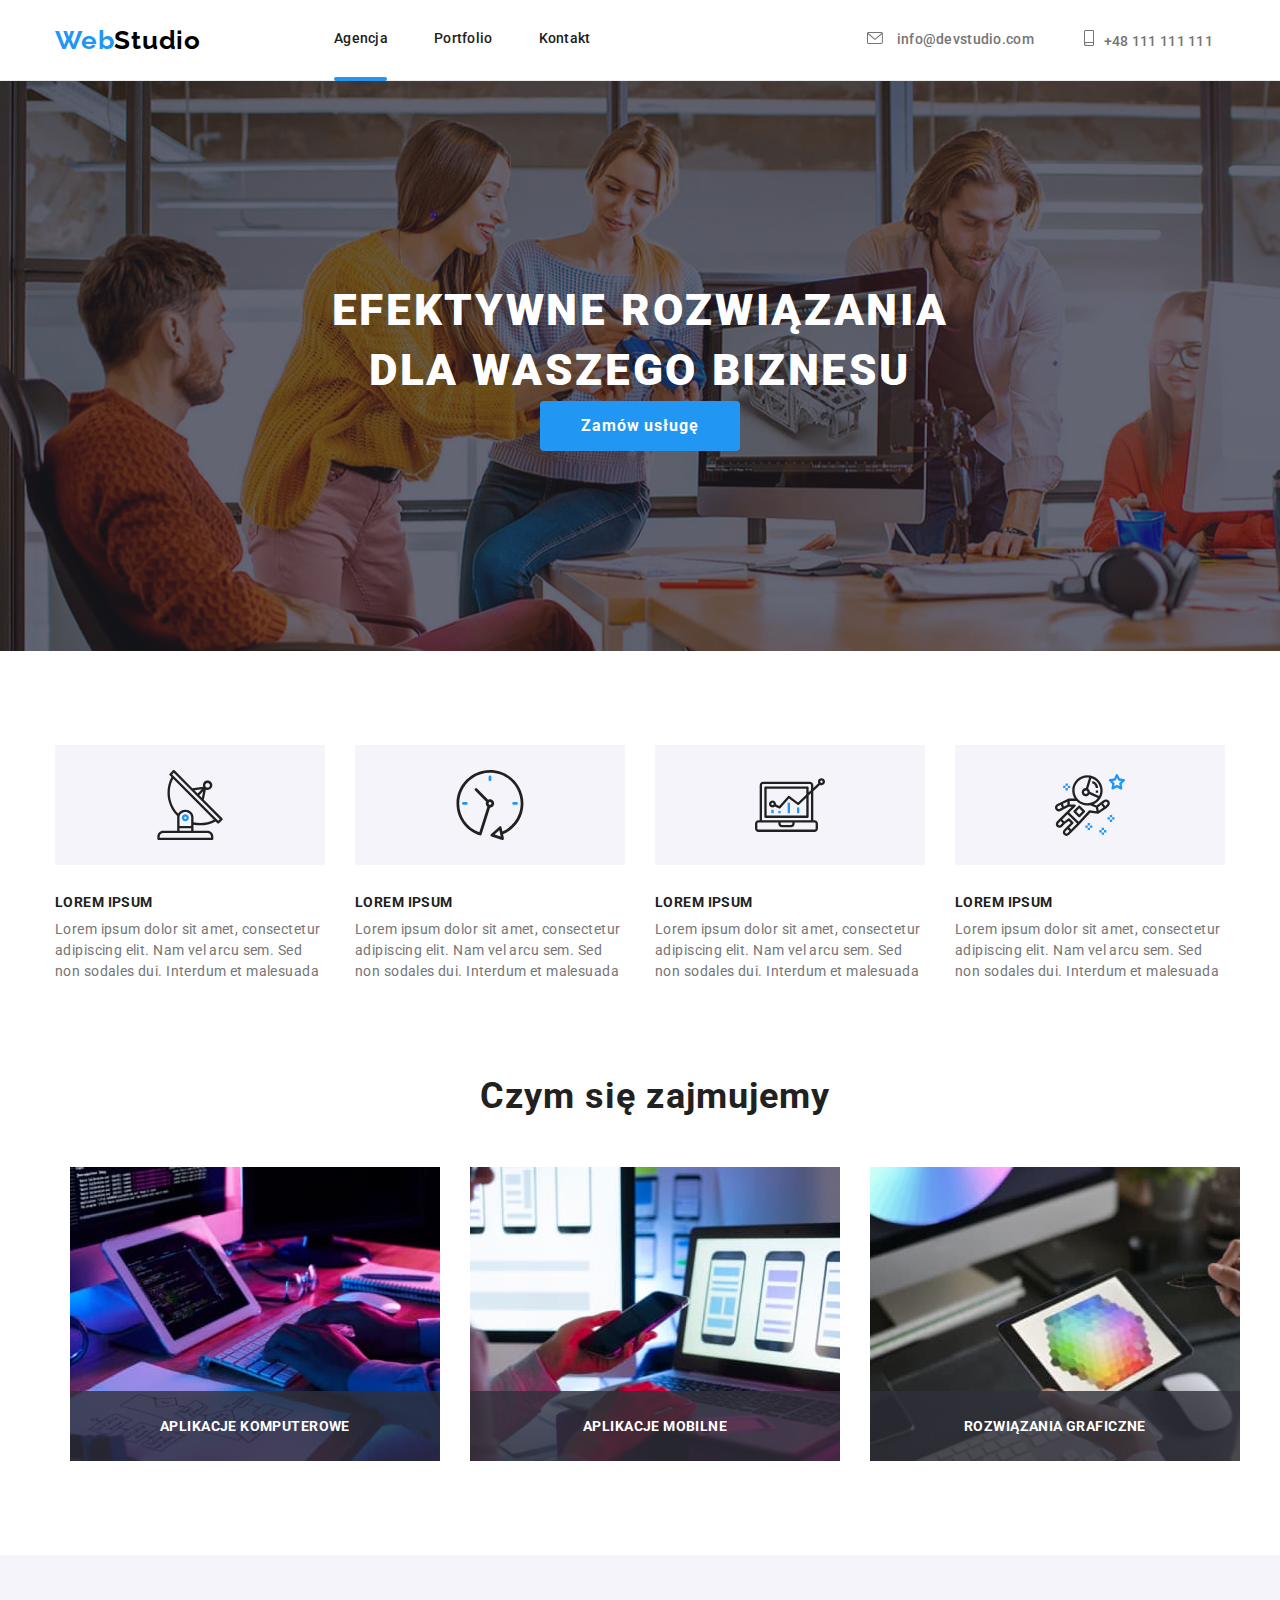
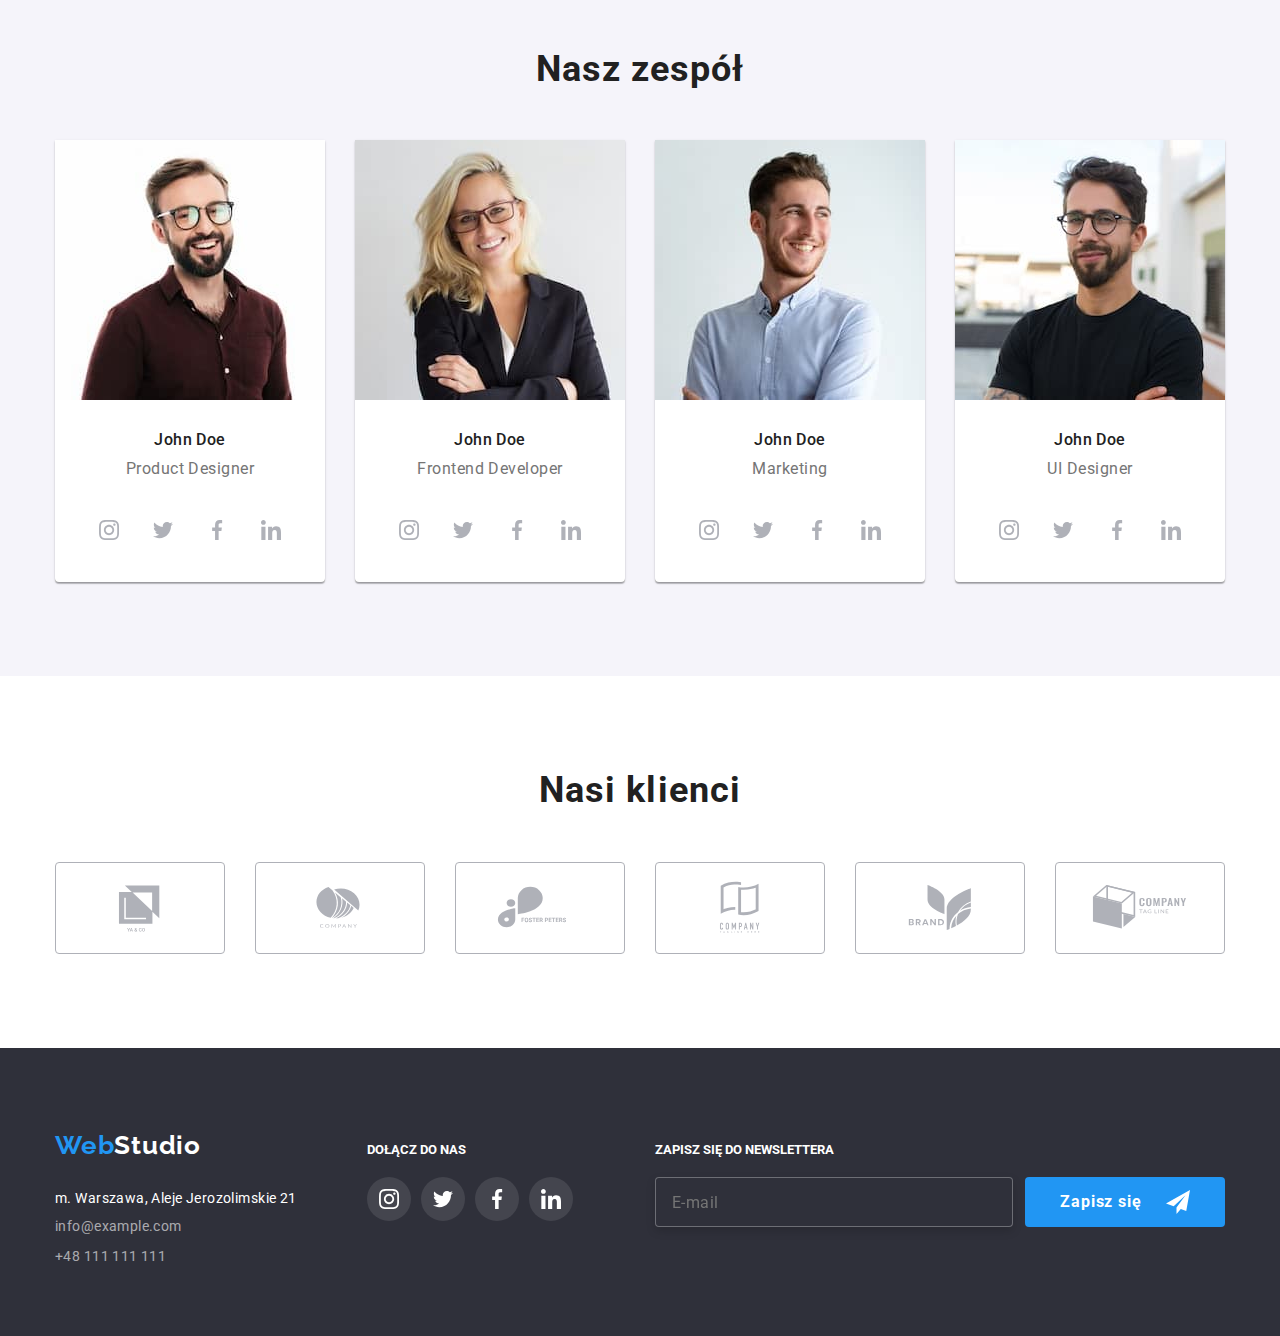
<file: index.html>
<!DOCTYPE html>
<html lang="pl">
  <head>
    <meta charset="UTF-8" />
    <meta http-equiv="X-UA-Compatible" content="IE=edge" />
    <meta name="viewport" content="width=device-width, initial-scale=1.0" />
    <meta name="description" content="Zadanie domowe 5 HTML/CSS moduł 2" />
    <title>Zadanie domowe #5</title>
    <link
      rel="stylesheet"
      href="https://cdnjs.cloudflare.com/ajax/libs/modern-normalize/1.1.0/modern-normalize.css"
      integrity="sha512-Y0MM+V6ymRKN2zStTqzQ227DWhhp4Mzdo6gnlRnuaNCbc+YN/ZH0sBCLTM4M0oSy9c9VKiCvd4Jk44aCLrNS5Q=="
      crossorigin="anonymous"
      referrerpolicy="no-referrer"
    />
    <link rel="stylesheet" href="css/styles.css" />
    <link rel="preconnect" href="https://fonts.googleapis.com" />
    <link rel="preconnect" href="https://fonts.gstatic.com" crossorigin />
    <link
      href="https://fonts.googleapis.com/css2?family=Raleway:wght@700&family=Roboto:wght@400;500;700;900&display=swap"
      rel="stylesheet"
    />
  </head>
  <body>
    <!-- Header -->

    <header>
      <div class="container header-container">
        <a class="logo-header" href="index.html">Web<span>Studio</span> </a>
        <nav>
          <ul class="menu">
            <li><a class="link-active" href="index.html">Agencja</a></li>
            <li>
              <a href="portfolio.html"> Portfolio</a>
            </li>
            <li><a href="">Kontakt</a></li>
          </ul>
        </nav>

        <ul class="contact-header">
          <li>
            <a class="contact-icon" href="mailto:info@devstudio.com"
              ><svg class="envelope" width="16" height="12">
                <use href="./images/icons.svg#icon-envelope"></use>
              </svg>
              info@devstudio.com</a
            >
          </li>
          <li>
            <a class="contact-icon" href="tel:+48111111111">
              <svg class="smartphone" width="10" height="16">
                <use href="./images/icons.svg#icon-smartphone"></use></svg
              >+48 111 111 111</a
            >
          </li>
        </ul>
      </div>
    </header>
    <div class="headline-line"></div>

    <!-- SECTIONS - main content -->

    <!-- Main headline & Button -->

    <main class="main">
      <section class="container main-headline">
        <h1 class="container main-title">
          Efektywne rozwiązania <br />dla waszego biznesu
        </h1>

        <button class="main-button" type="button" data-modal-open>
          <span class="main-button-title">Zamów usługę</span>
        </button>
      </section>

      <!-- Lorem -->

      <section>
        <ul class="section container list-lorem">
          <li>
            <div class="lorem-icon-box">
              <svg class="antenna" width="70" height="70">
                <use href="./images/icons.svg#icon-antenna-1"></use>
              </svg>
            </div>
            <h5 class="lorem-headline">LOREM IPSUM</h5>
            <p class="lorem-content">
              Lorem ipsum dolor sit amet, consectetur adipiscing elit. Nam vel
              arcu sem. Sed non sodales dui. Interdum et malesuada
            </p>
          </li>
          <li>
            <div class="lorem-icon-box">
              <svg class="clock" width="70" height="70">
                <use href="./images/icons.svg#icon-clock-1"></use>
              </svg>
            </div>
            <h5 class="lorem-headline">LOREM IPSUM</h5>
            <p class="lorem-content">
              Lorem ipsum dolor sit amet, consectetur adipiscing elit. Nam vel
              arcu sem. Sed non sodales dui. Interdum et malesuada
            </p>
          </li>
          <li>
            <div class="lorem-icon-box">
              <svg class="diagram" width="70" height="70">
                <use href="./images/icons.svg#icon-diagram-1"></use>
              </svg>
            </div>
            <h5 class="lorem-headline">LOREM IPSUM</h5>
            <p class="lorem-content">
              Lorem ipsum dolor sit amet, consectetur adipiscing elit. Nam vel
              arcu sem. Sed non sodales dui. Interdum et malesuada
            </p>
          </li>
          <li>
            <div class="lorem-icon-box">
              <svg class="astronaut" width="70" height="70">
                <use href="./images/icons.svg#icon-astronaut-1"></use>
              </svg>
            </div>
            <h5 class="lorem-headline">LOREM IPSUM</h5>
            <p class="lorem-content">
              Lorem ipsum dolor sit amet, consectetur adipiscing elit. Nam vel
              arcu sem. Sed non sodales dui. Interdum et malesuada
            </p>
          </li>
        </ul>
      </section>

      <!-- Secondary headline & work images -->

      <section class="section container">
        <h2 class="container secondary-headline">Czym się zajmujemy</h2>
        <ul class="container list-img">
          <li class="thumb">
            <img
              src="images/img-1.jpg"
              alt="praca na komputerze pisanie kodu"
              width="370"
              height="294"
            />
            <p class="label-1">aplikacje komputerowe</p>
          </li>
          <li class="thumb">
            <img
              src="images/img-2.jpg"
              alt="praca na komputerze UI"
              width="370"
              height="294"
            />
            <p class="label-2">aplikacje mobilne</p>
          </li>
          <li class="thumb">
            <img
              src="images/img-3.jpg"
              alt="praca na komputerze grafik"
              width="370"
              height="294"
            />
            <p class="label-3">rozwiązania graficzne</p>
          </li>
        </ul>
      </section>

      <!-- Secondary headline & Team images, members, job titles -->

      <section class="section team-container">
        <h2 class="secondary-headline">Nasz zespół</h2>
        <ul class="container list-team">
          <li class="team-item">
            <figure class="team-img">
              <img
                src="images/team-img-1.jpg"
                alt="John Doe product designer"
                width="270"
                height="260"
              />

              <h5 class="team-headline">John Doe</h5>
              <p class="job">Product Designer</p>

              <ul class="socials">
                <li>
                  <a
                    href="https://instagram.com"
                    target="_blank"
                    rel="noreferrer noopener"
                    class="team-social-link"
                  >
                    <svg class="instagram" width="20" height="20">
                      <use href="./images/icons.svg#icon-instagram-2"></use>
                    </svg>
                  </a>
                </li>
                <li>
                  <a
                    href="https://twitter.com"
                    target="_blank"
                    rel="noreferrer noopener"
                    class="team-social-link"
                  >
                    <svg class="twitter" width="20" height="20">
                      <use href="./images/icons.svg#icon-twitter-1"></use>
                    </svg>
                  </a>
                </li>
                <li>
                  <a
                    href="https://facebook.com"
                    target="_blank"
                    rel="noreferrer noopener"
                    class="team-social-link"
                  >
                    <svg class="facebook" width="20" height="20">
                      <use href="./images/icons.svg#icon-facebook-1"></use>
                    </svg>
                  </a>
                </li>
                <li>
                  <a
                    href="https://linkedin.com"
                    target="_blank"
                    rel="noreferrer noopener"
                    class="team-social-link"
                  >
                    <svg class="linkedin" width="20" height="20">
                      <use href="./images/icons.svg#icon-linkedin-1"></use>
                    </svg>
                  </a>
                </li>
              </ul>
            </figure>
          </li>
          <li class="team-item">
            <figure class="team-img">
              <img
                src="images/team-img-2.jpg"
                alt="John Doe frontend developer"
                width="270"
                height="260"
              />

              <h5 class="team-headline">John Doe</h5>
              <p class="job">Frontend Developer</p>

              <ul class="socials">
                <li>
                  <a
                    href="https://instagram.com"
                    target="_blank"
                    rel="noreferrer noopener"
                    class="team-social-link"
                  >
                    <svg class="instagram" width="20" height="20">
                      <use href="./images/icons.svg#icon-instagram-2"></use>
                    </svg>
                  </a>
                </li>
                <li>
                  <a
                    href="https://twitter.com"
                    target="_blank"
                    rel="noreferrer noopener"
                    class="team-social-link"
                  >
                    <svg class="twitter" width="20" height="20">
                      <use href="./images/icons.svg#icon-twitter-1"></use>
                    </svg>
                  </a>
                </li>
                <li>
                  <a
                    href="https://facebook.com"
                    target="_blank"
                    rel="noreferrer noopener"
                    class="team-social-link"
                  >
                    <svg class="facebook" width="20" height="20">
                      <use href="./images/icons.svg#icon-facebook-1"></use>
                    </svg>
                  </a>
                </li>
                <li>
                  <a
                    href="https://linkedin.com"
                    target="_blank"
                    rel="noreferrer noopener"
                    class="team-social-link"
                  >
                    <svg class="linkedin" width="20" height="20">
                      <use href="./images/icons.svg#icon-linkedin-1"></use>
                    </svg>
                  </a>
                </li>
              </ul>
            </figure>
          </li>
          <li class="team-item">
            <figure class="team-img">
              <img
                src="images/team-img-3.jpg"
                alt="John Doe marketing"
                width="270"
                height="260"
              />

              <h5 class="team-headline">John Doe</h5>
              <p class="job">Marketing</p>

              <ul class="socials">
                <li>
                  <a
                    href="https://instagram.com"
                    target="_blank"
                    rel="noreferrer noopener"
                    class="team-social-link"
                  >
                    <svg class="instagram" width="20" height="20">
                      <use href="./images/icons.svg#icon-instagram-2"></use>
                    </svg>
                  </a>
                </li>
                <li>
                  <a
                    href="https://twitter.com"
                    target="_blank"
                    rel="noreferrer noopener"
                    class="team-social-link"
                  >
                    <svg class="twitter" width="20" height="20">
                      <use href="./images/icons.svg#icon-twitter-1"></use>
                    </svg>
                  </a>
                </li>
                <li>
                  <a
                    href="https://facebook.com"
                    target="_blank"
                    rel="noreferrer noopener"
                    class="team-social-link"
                  >
                    <svg class="facebook" width="20" height="20">
                      <use href="./images/icons.svg#icon-facebook-1"></use>
                    </svg>
                  </a>
                </li>
                <li>
                  <a
                    href="https://linkedin.com"
                    target="_blank"
                    rel="noreferrer noopener"
                    class="team-social-link"
                  >
                    <svg class="linkedin" width="20" height="20">
                      <use href="./images/icons.svg#icon-linkedin-1"></use>
                    </svg>
                  </a>
                </li>
              </ul>
            </figure>
          </li>
          <li class="team-item">
            <figure class="team-img">
              <img
                src="images/team-img-4.jpg"
                alt="John Doe UI designer"
                width="270"
                height="260"
              />

              <h5 class="team-headline">John Doe</h5>
              <p class="job">UI Designer</p>

              <ul class="socials">
                <li>
                  <a
                    href="https://instagram.com"
                    target="_blank"
                    rel="noreferrer noopener"
                    class="team-social-link"
                  >
                    <svg class="instagram-2" width="20" height="20">
                      <use href="./images/icons.svg#icon-instagram-2"></use>
                    </svg>
                  </a>
                </li>
                <li>
                  <a
                    href="https://twitter.com"
                    target="_blank"
                    rel="noreferrer noopener"
                    class="team-social-link"
                  >
                    <svg class="twitter" width="20" height="20">
                      <use href="./images/icons.svg#icon-twitter-1"></use>
                    </svg>
                  </a>
                </li>
                <li>
                  <a
                    href="https://facebook.com"
                    target="_blank"
                    rel="noreferrer noopener"
                    class="team-social-link"
                  >
                    <svg class="facebook" width="20" height="20">
                      <use href="./images/icons.svg#icon-facebook-1"></use>
                    </svg>
                  </a>
                </li>
                <li>
                  <a
                    href="https://linkedin.com"
                    target="_blank"
                    rel="noreferrer noopener"
                    class="team-social-link"
                  >
                    <svg class="linkedin" width="20" height="20">
                      <use href="./images/icons.svg#icon-linkedin-1"></use>
                    </svg>
                  </a>
                </li>
              </ul>
            </figure>
          </li>
        </ul>
      </section>

      <section class="section">
        <h2 class="secondary-headline">Nasi klienci</h2>
        <ul class="container our-clients">
          <li>
            <a
              href="#"
              target="_blank"
              rel="noreferrer noopener"
              class="clients-link"
            >
              <svg class="Logo" width="106" height="60.04">
                <use href="./images/icons.svg#icon-Logo"></use>
              </svg>
            </a>
          </li>
          <li>
            <a
              href="#"
              target="_blank"
              rel="noreferrer noopener"
              class="clients-link"
            >
              <svg class="Logo-1" width="106" height="60.04">
                <use href="./images/icons.svg#icon-Logo-1"></use>
              </svg>
            </a>
          </li>
          <li>
            <a
              href="#"
              target="_blank"
              rel="noreferrer noopener"
              class="clients-link"
            >
              <svg class="Logo-2" width="106" height="60">
                <use href="./images/icons.svg#icon-Logo-2"></use>
              </svg>
            </a>
          </li>
          <li>
            <a
              href="#"
              target="_blank"
              rel="noreferrer noopener"
              class="clients-link"
            >
              <svg class="Logo-3" width="106" height="60">
                <use href="./images/icons.svg#icon-Logo-3"></use>
              </svg>
            </a>
          </li>
          <li>
            <a
              href="#"
              target="_blank"
              rel="noreferrer noopener"
              class="clients-link"
            >
              <svg class="Logo-4" width="106" height="60">
                <use href="./images/icons.svg#icon-Logo-4"></use>
              </svg>
            </a>
          </li>
          <li>
            <a
              href="#"
              target="_blank"
              rel="noreferrer noopener"
              class="clients-link"
            >
              <svg class="Logo-5" width="106" height="60">
                <use href="./images/icons.svg#icon-Logo-5"></use>
              </svg>
            </a>
          </li>
        </ul>
      </section>
    </main>

    <!-- FOOTER -->

    <footer class="footer">
      <div class="container footer-container">
        <div class="footer-address">
          <a class="logo-footer" href="index.html">Web<span>Studio</span></a>
          <address class="address">m. Warszawa, Aleje Jerozolimskie 21</address>
          <ul class="contact-list-footer">
            <li>
              <a class="contact-link-footer" href="mailto:info@example.com"
                >info@example.com</a
              >
            </li>
            <li>
              <a class="contact-link-footer" href="tel:+48111111111"
                >+48 111 111 111</a
              >
            </li>
          </ul>
        </div>
        <div class="footer-socials">
          <h5 class="socials-headline-footer">Dołącz do nas</h5>
          <ul class="footer-socials-list">
            <li>
              <a
                href="https://instagram.com"
                target="_blank"
                rel="noreferrer noopener"
                class="footer-social-link"
              >
                <svg class="instagram-2" width="20" height="20">
                  <use href="./images/icons.svg#icon-instagram-2"></use>
                </svg>
              </a>
            </li>
            <li>
              <a
                href="https://twitter.com"
                target="_blank"
                rel="noreferrer noopener"
                class="footer-social-link"
              >
                <svg class="twitter" width="20" height="20">
                  <use href="./images/icons.svg#icon-twitter-1"></use>
                </svg>
              </a>
            </li>
            <li>
              <a
                href="https://facebook.com"
                target="_blank"
                rel="noreferrer noopener"
                class="footer-social-link"
              >
                <svg class="facebook" width="20" height="20">
                  <use href="./images/icons.svg#icon-facebook-1"></use>
                </svg>
              </a>
            </li>
            <li>
              <a
                href="https://linkedin.com"
                target="_blank"
                rel="noreferrer noopener"
                class="footer-social-link"
              >
                <svg class="linkedin" width="20" height="20">
                  <use href="./images/icons.svg#icon-linkedin-1"></use>
                </svg>
              </a>
            </li>
          </ul>
        </div>
        <div class="newsletter">
          <h5 class="socials-headline-footer">Zapisz się do newslettera</h5>
          <form class="newsletter-form">
            <label for="user_mail"></label>
            <input
              class="input-mail"
              type="email"
              name="email"
              id="user_mail"
              placeholder="E-mail"
            />
            <button class="newsletter-button" type="submit">
              <span class="newsletter-button-text">Zapisz się</span>
              <svg class="icon-send" width="24" height="24">
                <use href="./images/icons.svg#icon-icon-send"></use>
              </svg>
            </button>
          </form>
        </div>
      </div>
    </footer>

    <div class="backdrop is-hidden" data-modal>
      <div class="modal">
        <h3 class="modal-form-headline">
          Zostaw swoje dane w formularzu poniżej
        </h3>
        <form class="modal-form">
          <label class="form-label" for="user_name"
            >Imię
            <input
              class="modal-form-input"
              type="text"
              name="name"
              id="user_name"
            />
            <svg class="icon-form" width="18" height="18">
              <use href="./images/icons.svg#icon-person-black-18dp-1"></use>
            </svg>
          </label>

          <label class="form-label" for="user_phone"
            >Telefon
            <input
              class="modal-form-input"
              type="number"
              name="phone"
              id="user_phone"
            />
            <svg class="icon-form" width="18" height="18">
              <use href="./images/icons.svg#icon-phone-black-18dp-1"></use>
            </svg>
          </label>

          <label class="form-label" for="user_email"
            >Email
            <input
              class="modal-form-input"
              type="email"
              name="email"
              id="user_email"
            />
            <svg class="icon-form" width="18" height="18">
              <use href="./images/icons.svg#icon-email-black-18dp-1"></use>
            </svg>
          </label>

          <label class="form-label" for="user_comment"
            >Komentarz
            <textarea
              class="modal-form-comment"
              id="user_comment"
              name="comment"
              placeholder="Wprowadź tekst"
            ></textarea>
          </label>

          <label class="terms-checkbox">
            <input
              class="input-check"
              type="checkbox"
              name="check"
              value="check"
            />
            <svg class="icon-check" width="16" height="15">
              <use href="./images/icons.svg#icon-icon-check"></use>
            </svg>
            <span class="terms-privacy">
              Oświadczam iż akceptuję
              <a class="terms-privacy-link" href="#" rel="noreferrer noopener"
                >Regulamin</a
              >
              i
              <a class="terms-privacy-link" href="#" rel="noreferrer noopener"
                >Politykę Prywatności.</a
              ></span
            >
          </label>

          <button class="form-button" type="submit">Wyśij</button>
        </form>
        <button type="button" class="close-btn" data-modal-close>X</button>
      </div>
    </div>
    <script src="./js/modal.js"></script>
  </body>
</html>
</file>
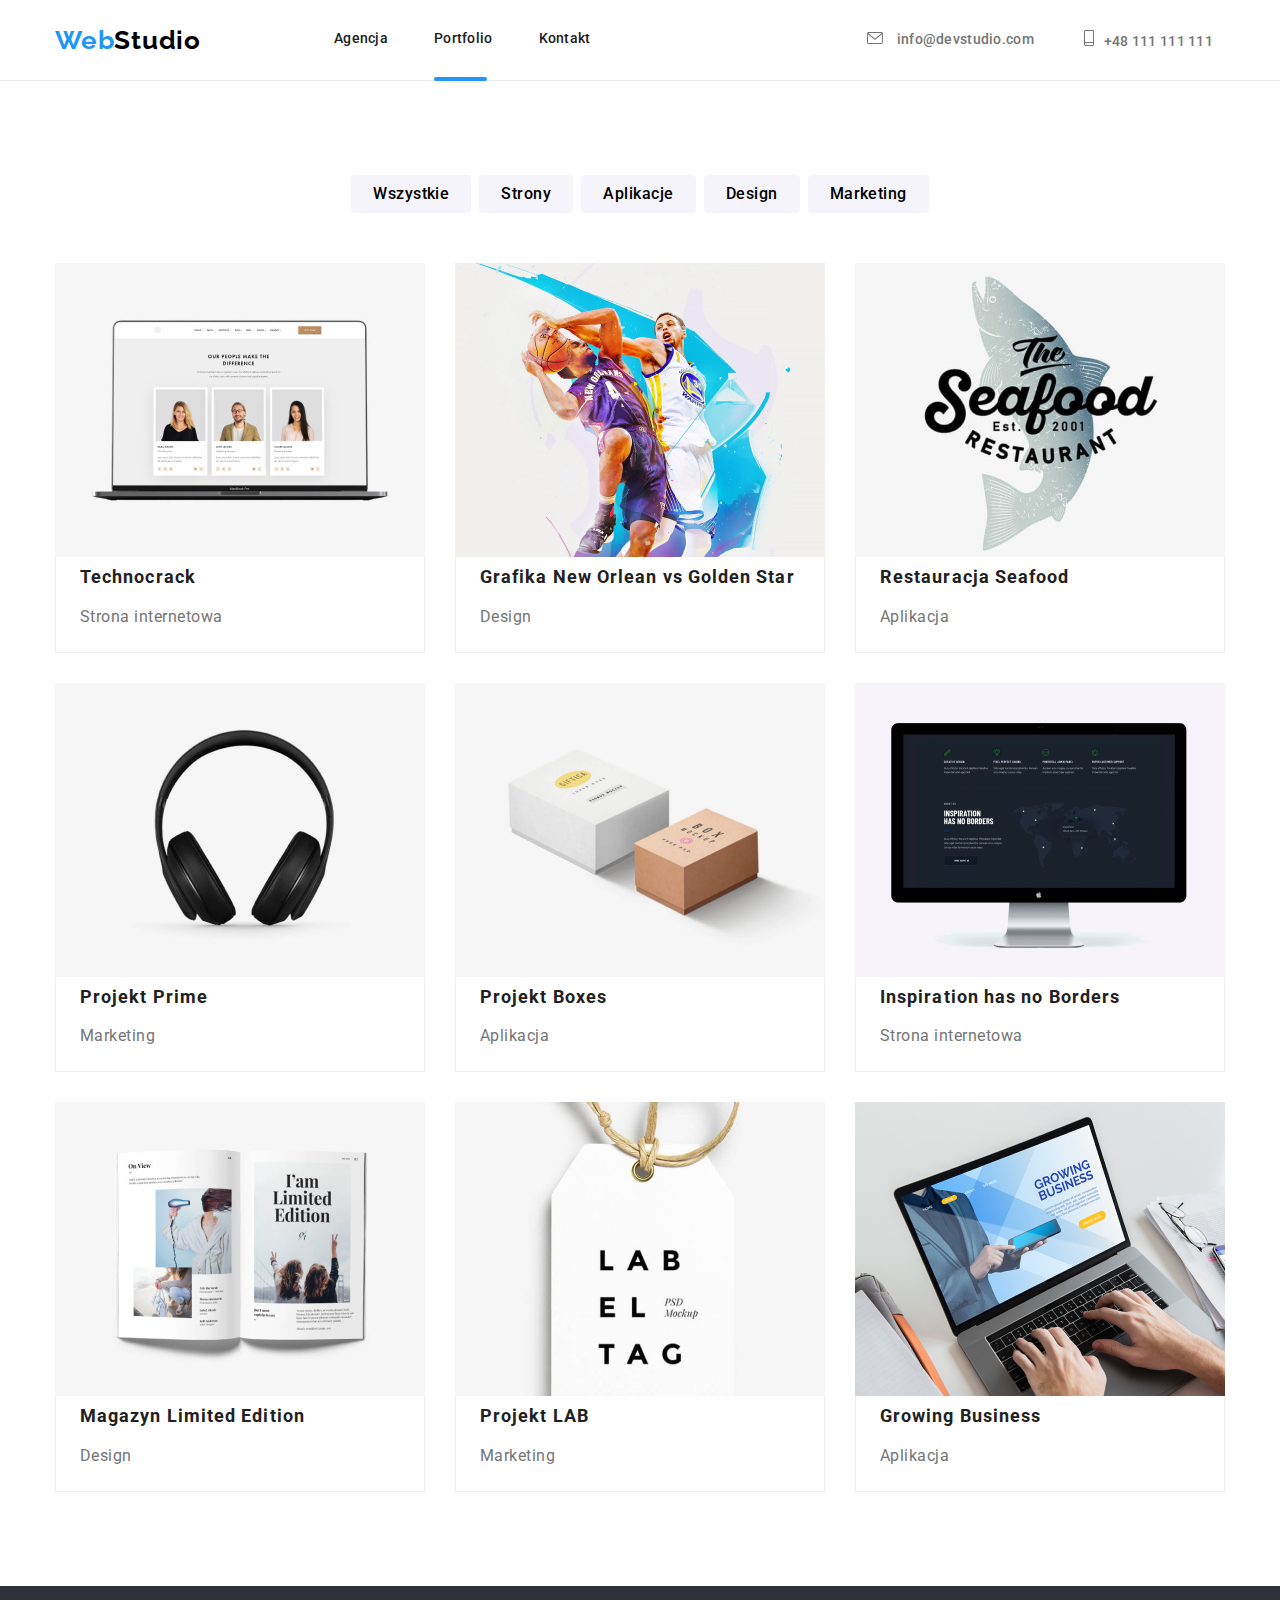
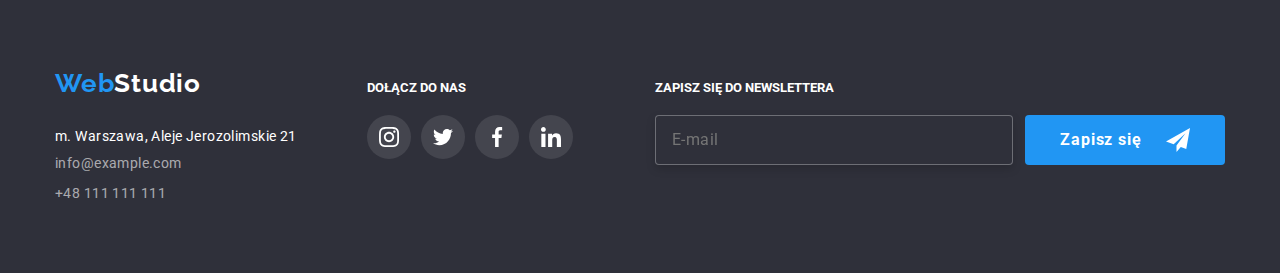
<file: portfolio.html>
<!DOCTYPE html>
<html lang="pl">
  <head>
    <meta charset="UTF-8" />
    <meta http-equiv="X-UA-Compatible" content="IE=edge" />
    <meta name="viewport" content="width=device-width, initial-scale=1.0" />
    <meta name="description" content="zadanie domowe 5 HTML/CSS" />
    <title>Portfolio</title>
    <link
      rel="stylesheet"
      href="https://cdnjs.cloudflare.com/ajax/libs/modern-normalize/1.1.0/modern-normalize.css"
      integrity="sha512-Y0MM+V6ymRKN2zStTqzQ227DWhhp4Mzdo6gnlRnuaNCbc+YN/ZH0sBCLTM4M0oSy9c9VKiCvd4Jk44aCLrNS5Q=="
      crossorigin="anonymous"
      referrerpolicy="no-referrer"
    />
    <link rel="preconnect" href="https://fonts.googleapis.com" />
    <link rel="preconnect" href="https://fonts.gstatic.com" crossorigin />
    <link
      href="https://fonts.googleapis.com/css2?family=Raleway:wght@700&family=Roboto:wght@400;500;700;900&display=swap"
      rel="stylesheet"
    />
    <link rel="stylesheet" href="css/styles.css" />
  </head>
  <body>
    <!-- HEADER-->
    <header>
      <div class="container header-container">
        <a class="logo-header" href="index.html">Web<span>Studio</span> </a>
        <nav>
          <ul class="menu">
            <li><a href="index.html">Agencja</a></li>
            <li>
              <a class="link-active" href="portfolio.html"> Portfolio</a>
            </li>
            <li><a href="">Kontakt</a></li>
          </ul>
        </nav>

        <ul class="contact-header">
          <li>
            <a class="contact-icon" href="mailto:info@devstudio.com"
              ><svg class="envelope" width="16" height="12">
                <use href="./images/icons.svg#icon-envelope"></use>
              </svg>
              info@devstudio.com</a
            >
          </li>
          <li>
            <a class="contact-icon" href="tel:+48111111111">
              <svg class="smartphone" width="10" height="16">
                <use href="./images/icons.svg#icon-smartphone"></use></svg
              >+48 111 111 111</a
            >
          </li>
        </ul>
      </div>
    </header>
    <div class="headline-line"></div>
    <!-- SECTIONS - main content -->

    <main class="main">
      <!-- Buttons categories -->

      <!-- List & Job categories cards -->

      <section class="section">
        <ul class="button-categories container">
          <li><button type="button">Wszystkie</button></li>
          <li><button type="button">Strony</button></li>
          <li><button type="button">Aplikacje</button></li>
          <li><button type="button">Design</button></li>
          <li><button type="button">Marketing</button></li>
        </ul>
        <ul class="container container-cards">
          <li class="card-item">
            <a
              href="#"
              target="_blank"
              rel="noreferrer noopener"
              class="card-link"
            >
              <figure class="card-img box">
                <div class="overlay">
                  <p>
                    Technocrack jest popularną platformą wykorzystywaną do
                    rozpowszechniania koronawirusa. Firmy wykorzystują tę
                    platformę do celów szpiegowskich i ataków na
                    niezabezpieczone serwery konkurencji
                  </p>
                </div>
                <img
                  src="images/img-8.jpg"
                  alt="team members"
                  width="370"
                  height="294"
                />
                <figcaption class="figcaption-border">
                  <h5 class="category-headline">Technocrack</h5>
                  <p class="category">Strona internetowa</p>
                </figcaption>
              </figure>
            </a>
          </li>
          <li class="card-item">
            <a
              href="#"
              target="_blank"
              rel="noreferrer noopener"
              class="card-link"
            >
              <figure class="card-img box">
                <img
                  src="images/img-9.jpg"
                  alt="men play basketball"
                  width="370"
                  height="294"
                />
                <div class="overlay">
                  <p>
                    Technocrack jest popularną platformą wykorzystywaną do
                    rozpowszechniania koronawirusa. Firmy wykorzystują tę
                    platformę do celów szpiegowskich i ataków na
                    niezabezpieczone serwery konkurencji
                  </p>
                </div>
                <figcaption class="figcaption-border">
                  <h5 class="category-headline">
                    Grafika New Orlean vs Golden Star
                  </h5>
                  <p class="category">Design</p>
                </figcaption>
              </figure>
            </a>
          </li>
          <li class="card-item">
            <a
              href="#"
              target="_blank"
              rel="noreferrer noopener"
              class="card-link"
            >
              <figure class="card-img box">
                <img
                  src="images/img-10.jpg"
                  alt="the seafood restaurant logo"
                  width="370"
                  height="294"
                />
                <div class="overlay">
                  <p>
                    Technocrack jest popularną platformą wykorzystywaną do
                    rozpowszechniania koronawirusa. Firmy wykorzystują tę
                    platformę do celów szpiegowskich i ataków na
                    niezabezpieczone serwery konkurencji
                  </p>
                </div>
                <figcaption class="figcaption-border">
                  <h5 class="category-headline">Restauracja Seafood</h5>
                  <p class="category">Aplikacja</p>
                </figcaption>
              </figure>
            </a>
          </li>
          <li class="card-item">
            <a
              href="#"
              target="_blank"
              rel="noreferrer noopener"
              class="card-link"
            >
              <figure class="card-img box">
                <img
                  src="images/img-11.jpg"
                  alt="headphones"
                  width="370"
                  height="294"
                />
                <div class="overlay">
                  <p>
                    Technocrack jest popularną platformą wykorzystywaną do
                    rozpowszechniania koronawirusa. Firmy wykorzystują tę
                    platformę do celów szpiegowskich i ataków na
                    niezabezpieczone serwery konkurencji
                  </p>
                </div>
                <figcaption class="figcaption-border">
                  <h5 class="category-headline">Projekt Prime</h5>
                  <p class="category">Marketing</p>
                </figcaption>
              </figure>
            </a>
          </li>
          <li class="card-item">
            <a
              href="#"
              target="_blank"
              rel="noreferrer noopener"
              class="card-link"
            >
              <figure class="card-img box">
                <img
                  src="images/img-12.jpg"
                  alt="white and brown boxes"
                  width="370"
                  height="294"
                />
                <div class="overlay">
                  <p>
                    Technocrack jest popularną platformą wykorzystywaną do
                    rozpowszechniania koronawirusa. Firmy wykorzystują tę
                    platformę do celów szpiegowskich i ataków na
                    niezabezpieczone serwery konkurencji
                  </p>
                </div>
                <figcaption class="figcaption-border">
                  <h5 class="category-headline">Projekt Boxes</h5>
                  <p class="category">Aplikacja</p>
                </figcaption>
              </figure>
            </a>
          </li>
          <li class="card-item">
            <a
              href="#"
              target="_blank"
              rel="noreferrer noopener"
              class="card-link"
            >
              <figure class="card-img box">
                <img
                  src="images/img-13.jpg"
                  alt="computer screen"
                  width="370"
                  height="294"
                />
                <div class="overlay">
                  <p>
                    Technocrack jest popularną platformą wykorzystywaną do
                    rozpowszechniania koronawirusa. Firmy wykorzystują tę
                    platformę do celów szpiegowskich i ataków na
                    niezabezpieczone serwery konkurencji
                  </p>
                </div>
                <figcaption class="figcaption-border">
                  <h5 class="category-headline">Inspiration has no Borders</h5>
                  <p class="category">Strona internetowa</p>
                </figcaption>
              </figure>
            </a>
          </li>
          <li class="card-item">
            <a
              href="#"
              target="_blank"
              rel="noreferrer noopener"
              class="card-link"
            >
              <figure class="card-img box">
                <img
                  src="images/img-14.jpg"
                  alt="magazine"
                  width="370"
                  height="294"
                />
                <div class="overlay">
                  <p>
                    Technocrack jest popularną platformą wykorzystywaną do
                    rozpowszechniania koronawirusa. Firmy wykorzystują tę
                    platformę do celów szpiegowskich i ataków na
                    niezabezpieczone serwery konkurencji
                  </p>
                </div>
                <figcaption class="figcaption-border">
                  <h5 class="category-headline">Magazyn Limited Edition</h5>
                  <p class="category">Design</p>
                </figcaption>
              </figure>
            </a>
          </li>
          <li class="card-item">
            <a
              href="#"
              target="_blank"
              rel="noreferrer noopener"
              class="card-link"
            >
              <figure class="card-img box">
                <img
                  src="images/img-15.jpg"
                  alt="badge"
                  width="370"
                  height="294"
                />
                <div class="overlay">
                  <p>
                    Technocrack jest popularną platformą wykorzystywaną do
                    rozpowszechniania koronawirusa. Firmy wykorzystują tę
                    platformę do celów szpiegowskich i ataków na
                    niezabezpieczone serwery konkurencji
                  </p>
                </div>
                <figcaption class="figcaption-border">
                  <h5 class="category-headline">Projekt LAB</h5>
                  <p class="category">Marketing</p>
                </figcaption>
              </figure>
            </a>
          </li>
          <li class="card-item">
            <a
              href="#"
              target="_blank"
              rel="noreferrer noopener"
              class="card-link"
            >
              <figure class="card-img box">
                <img
                  src="images/img-16.jpg"
                  alt="hands type something on a laptop"
                  width="370"
                  height="294"
                />
                <div class="overlay">
                  <p>
                    Technocrack jest popularną platformą wykorzystywaną do
                    rozpowszechniania koronawirusa. Firmy wykorzystują tę
                    platformę do celów szpiegowskich i ataków na
                    niezabezpieczone serwery konkurencji
                  </p>
                </div>
                <figcaption class="figcaption-border">
                  <h5 class="category-headline">Growing Business</h5>
                  <p class="category">Aplikacja</p>
                </figcaption>
              </figure>
            </a>
          </li>
        </ul>
      </section>
    </main>

    <!-- FOOTER -->
    <footer class="footer">
      <div class="container footer-container">
        <div class="footer-address">
          <a class="logo-footer" href="index.html">Web<span>Studio</span></a>
          <address class="address">m. Warszawa, Aleje Jerozolimskie 21</address>
          <ul class="contact-list-footer">
            <li>
              <a class="contact-link-footer" href="mailto:info@example.com"
                >info@example.com</a
              >
            </li>
            <li>
              <a class="contact-link-footer" href="tel:+48111111111"
                >+48 111 111 111</a
              >
            </li>
          </ul>
        </div>
        <div class="footer-socials">
          <h5 class="socials-headline-footer">Dołącz do nas</h5>
          <ul class="footer-socials-list">
            <li>
              <a
                href="https://instagram.com"
                target="_blank"
                rel="noreferrer noopener"
                class="footer-social-link"
              >
                <svg class="instagram-2" width="20" height="20">
                  <use href="./images/icons.svg#icon-instagram-2"></use>
                </svg>
              </a>
            </li>
            <li>
              <a
                href="https://twitter.com"
                target="_blank"
                rel="noreferrer noopener"
                class="footer-social-link"
              >
                <svg class="twitter" width="20" height="20">
                  <use href="./images/icons.svg#icon-twitter-1"></use>
                </svg>
              </a>
            </li>
            <li>
              <a
                href="https://facebook.com"
                target="_blank"
                rel="noreferrer noopener"
                class="footer-social-link"
              >
                <svg class="facebook" width="20" height="20">
                  <use href="./images/icons.svg#icon-facebook-1"></use>
                </svg>
              </a>
            </li>
            <li>
              <a
                href="https://linkedin.com"
                target="_blank"
                rel="noreferrer noopener"
                class="footer-social-link"
              >
                <svg class="linkedin" width="20" height="20">
                  <use href="./images/icons.svg#icon-linkedin-1"></use>
                </svg>
              </a>
            </li>
          </ul>
        </div>
        <div class="newsletter">
          <h5 class="socials-headline-footer">Zapisz się do newslettera</h5>
          <form class="newsletter-form">
            <label for="user_mail"></label>
            <input
              class="input-mail"
              type="email"
              name="email"
              id="user_mail"
              placeholder="E-mail"
            />
            <button class="newsletter-button" type="submit">
              <span class="newsletter-button-text">Zapisz się</span>
              <svg class="icon-send" width="24" height="24">
                <use href="./images/icons.svg#icon-icon-send"></use>
              </svg>
            </button>
          </form>
        </div>
      </div>
    </footer>
  </body>
</html>
</file>
<file: css/styles.css>
:root {
  --main-text-color: #212121;
  --menu-text-color: black;
  --contactncontent-text-color: #757575;
  --footer-text-color: rgba(255, 255, 255, 0.6);
  --button-text-color: white;
  --background-color: #f5f5f5;
  --button-backgroundnhover-color: #2196f3;
  --alternative-button-background-color: #f5f4fa;
  --mainheadline-footer-color: #2f303a;
  --cards-border: #eeeeee;
  --headline-bottom-line: #ececec;
  --gradient: rgba(47, 48, 58, 0.4);
  --icons-color: #afb1b8;
  --transition-fn: cubic-bezier(0.4, 0, 0.2, 1);
}

/* Box-sizing for whole website */
*,
*::before,
*::after {
  box-sizing: border-box;
}

/* Styles for whole website */
body {
  color: var(--main-text-color);
  font-family: "Roboto", "Raleway", sans-serif;
  font-weight: 400;
  box-sizing: border-box;
  width: 100%;
  margin: 0 auto;
  padding: 0%;
}

/* Container for header, sections and footer */

.container {
  width: 1200px;
  margin: 0 auto;
  padding: 0 15px;
}

.section {
  padding-top: 94px;
  padding-bottom: 94px;
}

/* HEADER */

.header-container {
  display: flex;
  flex-direction: row;
  align-items: center;
  height: 80px;
  padding-right: 27px;
  margin: auto;
}

.logo-header {
  font-family: "Raleway", sans-serif;
  text-decoration: none;
  font-style: normal;
  font-weight: 700;
  font-size: 26px;
  line-height: 1.9375em;
  letter-spacing: 0.03em;
  color: var(--button-backgroundnhover-color);
}

.logo-header > span {
  color: var(--menu-text-color);
}

.menu {
  display: flex;
  list-style: none;
  gap: 46px;
  margin-left: 93px;
}

.link-active::after {
  position: relative;
  content: "";
  display: block;
  border-bottom: solid 4px var(--button-backgroundnhover-color);
  width: 53px;
  height: 4px;
  top: 30px;
  border-radius: 2px;
}

.contact-header {
  display: flex;
  gap: 50px;
  margin-left: auto;
}

.menu a {
  text-decoration: none;
  font-weight: 500;
  font-size: 14px;
  line-height: 1em;
  letter-spacing: 0.02em;
  color: var(--main-text-color);
  margin-left: auto;
  transition: color 250ms cubic-bezier(0.4, 0, 0.2, 1);
}
.menu a:hover,
.menu a:focus {
  color: var(--button-backgroundnhover-color);
}

.contact-header {
  list-style: none;
}

.contact-header a {
  text-decoration: none;
  font-style: normal;
  font-weight: 500;
  font-size: 14px;
  line-height: 1px;
  letter-spacing: 0.02em;
  color: var(--contactncontent-text-color);
  transition: color 250ms cubic-bezier(0.4, 0, 0.2, 1);
}

.contact-header a:hover,
.contact-header a:focus {
  color: var(--button-backgroundnhover-color);
}

.headline-line {
  border-bottom: 1px solid var(--headline-bottom-line);
}

/* SECTIONS - main content */

/* Main headline & Button */

.main-headline {
  background-color: var(--mainheadline-footer-color);
  background-image: linear-gradient(var(--gradient), var(--gradient)),
    url(../images/img-background.jpg);

  display: flex;
  flex-direction: column;
  justify-content: center;
  align-items: center;
  margin: 0 auto;
  padding: 0;
  width: 100%;
  max-width: 1600px;
}

.main-title {
  font-weight: 900;
  font-size: 44px;
  line-height: 1.36em;
  text-align: center;
  letter-spacing: 0.06em;
  text-transform: uppercase;
  color: var(--button-text-color);

  padding-top: 200px;
  padding-left: 252px;
  padding-right: 252px;
}

.main-button {
  background-color: var(--button-backgroundnhover-color);
  cursor: pointer;
  width: 200px;
  height: 50px;
  margin-bottom: 200px;
  transition: color 250ms cubic-bezier(0.4, 0, 0.2, 1),
    fill 250ms cubic-bezier(0.4, 0, 0.2, 1);
}

.main-button-title {
  font-family: "Roboto";
  font-style: normal;
  font-weight: 700;
  font-size: 16px;
  line-height: 1.875em;
  text-align: center;
  letter-spacing: 0.06em;
  color: var(--button-text-color);
}

.main-button:hover,
.main-button:focus {
  background-color: var(--button-backgroundnhover-color);
  color: var(--button-text-color);
}

/* Lorem */

.lorem-headline {
  font-style: normal;
  font-weight: 700;
  font-size: 14px;
  line-height: 1em;
  letter-spacing: 0.03em;
  text-transform: uppercase;
  margin-top: 30px;
  margin-bottom: 10px;
  padding: 0;
  color: var(--main-text-color);
}

.list-lorem {
  list-style: none;
  display: flex;
  gap: 30px;
  padding-bottom: 0;
}

.lorem-content {
  font-size: 14px;
  line-height: 1.5em;
  letter-spacing: 0.03em;
  margin: 0;
  color: var(--contactncontent-text-color);
}

/* Secondary headline & work images */

.secondary-headline {
  font-weight: 700;
  font-size: 36px;
  text-align: center;
  letter-spacing: 0.03em;
  margin-bottom: 50px;
  margin-top: 0;
  padding-top: 0;
}
.list-img {
  list-style: none;
  display: flex;
  justify-content: center;
  align-items: center;
  margin: 0 auto;
  gap: 30px;
}

.thumb {
  position: relative;
  z-index: 1;
}

.thumb > .label-1 {
  text-transform: uppercase;
  font-weight: 700;
  font-size: 14px;
  letter-spacing: 0.03em;
  color: var(--button-text-color);
  position: absolute;
  bottom: 0;
  margin: 0;
  background: rgba(47, 48, 58, 0.8);
  padding: 27px 90px;
  z-index: 2;
}

.thumb > .label-2 {
  text-transform: uppercase;
  font-weight: 700;
  font-size: 14px;
  letter-spacing: 0.03em;
  color: var(--button-text-color);
  position: absolute;
  bottom: 0;
  margin: 0;
  background: rgba(47, 48, 58, 0.8);
  padding: 27px 113px;
  white-space: nowrap;
  z-index: 2;
}

.thumb > .label-3 {
  text-transform: uppercase;
  font-weight: 700;
  font-size: 14px;
  letter-spacing: 0.03em;
  color: var(--button-text-color);
  position: absolute;
  bottom: 0;
  margin: 0;
  background: rgba(47, 48, 58, 0.8);
  padding: 27px 94px;
  z-index: 2;
}

/* Secondary headline & Team images, members, job titles */

.team-container {
  background-color: var(--alternative-button-background-color);
}

.list-team {
  list-style: none;
  display: flex;
  align-items: center;
  justify-content: space-evenly;
  gap: 30px;
}

.team-item {
  margin: 0 auto;
  background-color: var(--button-text-color);
}

.team-img {
  margin: 0 auto;
  box-shadow: 0px 1px 3px rgba(0, 0, 0, 0.12), 0px 1px 1px rgba(0, 0, 0, 0.14),
    0px 2px 1px rgba(0, 0, 0, 0.2);
  border-radius: 0px 0px 4px 4px;
}

.team-headline {
  font-style: normal;
  font-weight: 500;
  font-size: 16px;
  line-height: 1.1875em;
  text-align: center;
  letter-spacing: 0.03em;
  margin: 0 auto;
  padding-top: 30px;
  padding-bottom: 10px;
  color: var(--main-text-color);
}

.job {
  font-size: 16px;
  line-height: 1.1875em;
  text-align: center;
  letter-spacing: 0.03em;
  margin: 0 auto;
  padding-bottom: 30px;
  color: var(--contactncontent-text-color);
}

/* MAIN Portfolio */
/* List & Job categories cards */

/* PORTFOLIO Buttons categories */

.button-categories {
  list-style: none;
  display: flex;
  justify-content: center;
  gap: 8px;
  padding: 0;
  margin-bottom: 50px;
}
button {
  font-family: "Roboto";
  font-style: normal;
  border: none;
  font-weight: 500;
  font-size: 16px;
  line-height: 1.625em;
  background-color: var(--alternative-button-background-color);
  text-align: center;
  letter-spacing: 0.03em;
  cursor: pointer;
  border-radius: 4px;
  padding: 6px 22px;
  transition: background-color 250ms cubic-bezier(0.4, 0, 0.2, 1),
    color 250ms cubic-bezier(0.4, 0, 0.2, 1),
    box-shadow 250ms cubic-bezier(0.4, 0, 0.2, 1);
}

button:hover,
button:focus {
  background-color: var(--button-backgroundnhover-color);
  color: var(--button-text-color);
  box-shadow: 0px 3px 1px rgba(0, 0, 0, 0.1), 0px 1px 2px rgba(0, 0, 0, 0.08),
    0px 2px 2px rgba(0, 0, 0, 0.12);
}
.main {
  background-color: white;
}
.container-cards {
  list-style: none;
  display: flex;
  flex-wrap: wrap;
  align-items: center;
  gap: 30px;
  margin: 0 auto;
}

.category-headline {
  font-style: normal;
  font-weight: 700;
  font-size: 18px;
  line-height: 2.25em;
  letter-spacing: 0.06em;
  color: var(--main-text-color);
  margin: 0 auto;
  padding-left: 24px;
  padding-bottom: 4px;
  padding-top: 0;
  position: relative;
  z-index: 2;
}

.category {
  font-size: 16px;
  line-height: 1.875em;
  letter-spacing: 0.03em;
  color: var(--contactncontent-text-color);
  margin: 0 auto;
  padding-left: 24px;
  padding-bottom: 20px;
  padding-top: 0;
}

.container-cards {
  list-style: none;
  display: flex;
  flex-wrap: wrap;
  margin: 0 auto;
}

.card-item {
  margin: 0 auto;
  padding: 0%;
  flex-basis: calc((100% - 60px) / 3);
}

.box {
  position: relative;
  overflow: hidden;
}

.overlay {
  position: absolute;
  top: 0;
  left: 0;
  width: 370px;
  height: 294px;
  padding: 49px 45px 49px 24px;
  display: flex;
  justify-content: center;
  align-items: center;
  color: var(--button-text-color);
  font-size: 18px;
  letter-spacing: 0.03em;
  line-height: 28px;
  background-color: rgba(33, 150, 243, 0.9);
  transform: translateY(100%);
  transition: transform 250ms cubic-bezier(0.4, 0, 0.2, 1);
  z-index: -1;
}

.box:hover .overlay,
.box:focus .overlay {
  position: absolute;
  transform: translateY(0);
  z-index: 1;
  overflow: hidden;
}

.card-link {
  text-decoration: none;
}

.card-img {
  background-color: var(--button-text-color);
  margin: 0 auto;
  padding: 0%;
  transition: color 250ms cubic-bezier(0.4, 0, 0.2, 1),
    fill 250ms cubic-bezier(0.4, 0, 0.2, 1);
}

.card-img:hover,
.card-img:focus {
  box-shadow: 0px 3px 1px rgba(0, 0, 0, 0.1), 0px 1px 2px rgba(0, 0, 0, 0.08),
    0px 2px 2px rgba(0, 0, 0, 0.12);
  z-index: 1;
}

img {
  display: block;
}

.figcaption-border {
  border-left: 1px solid var(--cards-border);
  border-bottom: 1px solid var(--cards-border);
  border-right: 1px solid var(--cards-border);
  background-color: var(--button-text-color);
  margin: 0 auto;
  padding: 0%;
  position: relative;
  z-index: 2;
}

/* Icons */

.smartphone,
.envelope {
  margin-right: 10px;
  color: var(--contactncontent-text-color);
  fill: var(--contactncontent-text-color);
  transition: fill 250ms cubic-bezier(0.4, 0, 0.2, 1);
}

.contact-icon:hover .envelope,
.contact-icon:focus .envelope,
.contact-icon:hover .smartphone,
.contact-icon:focus .smartphone {
  color: var(--button-backgroundnhover-color);
  fill: var(--button-backgroundnhover-color);
}

.lorem-icon-box {
  width: 270px;
  height: 120px;
  background-color: var(--alternative-button-background-color);
  padding: 25px 100px;
}

.socials {
  list-style: none;
  display: flex;
  gap: 10px;
  padding: 0;
  margin: 0 32px;
}

.team-social-link {
  display: flex;
  align-items: center;
  justify-content: center;
  width: 44px;
  height: 44px;
  border-radius: 50px;
  background-position: 50%;
  margin-bottom: 30px;
  color: var(--icons-color);
  fill: var(--icons-color);
  transition: background-color 250ms cubic-bezier(0.4, 0, 0.2, 1),
    fill 250ms cubic-bezier(0.4, 0, 0.2, 1);
}

.team-social-link:hover,
.team-social-link:focus {
  background-color: var(--button-backgroundnhover-color);
  fill: var(--button-text-color);
}

.our-clients {
  list-style: none;
  display: flex;
  gap: 30px;
  align-items: center;
}

.clients-link {
  border: 1px solid var(--icons-color);
  fill: var(--icons-color);
  border-radius: 4px;
  display: flex;
  align-items: center;
  justify-content: center;
  width: 170px;
  height: 92px;
  transition: border-color 250ms cubic-bezier(0.4, 0, 0.2, 1),
    fill 250ms cubic-bezier(0.4, 0, 0.2, 1);
}

.clients-link:hover,
.clients-link:focus-within {
  fill: var(--button-backgroundnhover-color);
  border-color: var(--button-backgroundnhover-color);
}

/* FOOTER */

.footer {
  background-color: var(--mainheadline-footer-color);
  padding: 60px 0;
}

.footer-container {
  display: flex;
  align-items: baseline;
}

.footer-address {
  margin-right: 70px;
}

.logo-footer {
  font-family: "Raleway", sans-serif;
  text-decoration: none;
  font-style: normal;
  font-weight: 700;
  font-size: 26px;
  line-height: 1.9375em;
  letter-spacing: 0.03em;
  color: var(--button-backgroundnhover-color);
}

.logo-footer > span {
  color: var(--button-text-color);
}

.address {
  font-style: normal;
  font-size: 14px;
  letter-spacing: 0.03em;
  margin-top: 20px;
  color: var(--button-text-color);
  white-space: nowrap;
}

.contact-list-footer {
  list-style: none;
  display: flex;
  flex-direction: column;
  align-items: baseline;
  gap: 9px;
  margin: 9px 0;
  padding: 0;
}

.contact-link-footer {
  text-decoration: none;
  color: var(--footer-text-color);
  font-style: normal;
  font-size: 14px;
  line-height: 1.5em;
  letter-spacing: 0.03em;
  transition: color 250ms cubic-bezier(0.4, 0, 0.2, 1);
}

.contact-link-footer:hover,
.contact-link-footer:focus {
  color: var(--button-backgroundnhover-color);
}

.footer-socials {
  margin-top: 12px;
}

.socials-headline-footer {
  font-weight: 700;
  line-height: 1.14;
  text-transform: uppercase;
  color: var(--button-text-color);
  margin-bottom: 20px;
}

.footer-socials-list {
  list-style: none;
  display: flex;
  align-items: center;
  justify-content: center;
  gap: 10px;
  padding: 0;
}

.footer-social-link {
  display: flex;
  justify-content: center;
  align-items: center;
  border-radius: 50%;
  width: 44px;
  height: 44px;
  fill: var(--button-text-color);
  background-color: rgba(255, 255, 255, 0.1);
  transition: background-color 250ms cubic-bezier(0.4, 0, 0.2, 1);
}

.footer-social-link:hover,
.footer-social-link:focus {
  background-color: var(--button-backgroundnhover-color);
}

.newsletter {
  margin-left: auto;
}

.newsletter-form {
  display: flex;
}

.input-mail {
  margin-right: 12px;
  border: 1px solid rgba(255, 255, 255, 0.3);
  filter: drop-shadow(0px 4px 4px rgba(0, 0, 0, 0.15));
  border-radius: 4px;
  background-color: var(--mainheadline-footer-color);
  width: 358px;
  height: 50px;
  padding-left: 16px;
  line-height: 1.25em;
  letter-spacing: 0.03em;
  color: rgba(255, 255, 255, 0.6);
}

.newsletter-button {
  background-color: var(--button-backgroundnhover-color);
  color: var(--button-text-color);
  width: 200px;
  height: 50px;
  display: flex;
  align-items: center;
  justify-content: center;
  gap: 24px;
}

.newsletter-button-text {
  font-family: "Roboto";
  font-style: normal;
  font-weight: 700;
  font-size: 16px;
  line-height: 1.875em;
  text-align: center;
  letter-spacing: 0.06em;
}

.backdrop {
  display: flex;
  position: fixed;
  background-size: cover;
  width: 100%;
  height: 100%;
  left: 0px;
  top: 0px;
  right: 0px;
  bottom: 0px;
  background: rgba(0, 0, 0, 0.2);
  transition: visibility 250ms var(--transition-fn),
    opacity 250ms var(--transition-fn);
  z-index: 3;
}

.is-hidden {
  opacity: 0;
  visibility: hidden;
  pointer-events: none;
  transition: visibility 250ms linear, opacity 250ms linear;
}

.modal {
  position: relative;
  width: 528px;
  height: 581px;
  background-color: var(--button-text-color);
  box-shadow: 0px 1px 3px rgba(0, 0, 0, 0.12), 0px 1px 1px rgba(0, 0, 0, 0.14),
    0px 2px 1px rgba(0, 0, 0, 0.2);
  border-radius: 4px;
  margin: auto;
  transition: transform 250ms var(--transition-fn);
}

.close-btn {
  position: absolute;
  width: 30px;
  height: 30px;
  padding: 0;
  top: 8px;
  right: 8px;
  background-color: var(--button-text-color);
  border: 1px solid var(--icons-color);
  box-sizing: border-box;
  cursor: pointer;
  border-radius: 50%;
  display: flex;
  align-items: center;
  justify-content: center;
}

.modal-form {
  display: flex;
  flex-direction: column;
}

.modal-form-headline {
  font-weight: 700;
  font-size: 20px;
  line-height: 1.4375em;
  text-align: center;
  letter-spacing: 0.03em;
  color: var(--main-text-color);
  margin-top: 40px;
  margin-bottom: 12px;
}

.form-label {
  position: relative;
  display: flex;
  flex-direction: column;
  gap: 4px;
  padding-left: 40px;
  font-weight: 400;
  font-size: 12px;
  line-height: 0.875em;
  letter-spacing: 0.01em;
  color: var(--contactncontent-text-color);
}

.form-label:focus-within > .modal-form-input {
  border-color: var(--button-backgroundnhover-color);
  transition: border-color 250ms var(--transition-fn);
}

.form-label:focus-within > .icon-form {
  fill: var(--button-backgroundnhover-color);
  transition: fill 250ms var(--transition-fn);
}

.modal-form-input {
  position: relative;
  outline: none;
  width: 448px;
  height: 40px;
  border: 1px solid rgba(33, 33, 33, 0.2);
  border-radius: 4px;
  padding-left: 42px;
  margin-bottom: 10px;
}

.modal-form-comment {
  resize: none;
  outline: none;
  width: 448px;
  height: 138px;
  border: 1px solid rgba(33, 33, 33, 0.2);
  border-radius: 4px;
  padding: 12px 16px;
}

.modal-form-comment:focus {
  border-color: var(--button-backgroundnhover-color);
  transition: border-color 250ms var(--transition-fn);
}

.icon-form {
  position: absolute;
  top: 40%;
  left: 10%;
  align-items: center;
  justify-content: center;
  fill: var(--main-text-color);
}

.input-check {
  position: relative;
  opacity: 0;
}

.icon-check {
  position: absolute;
  fill: var(--button-text-color);
  top: 10%;
  right: 97%;
  border: 1px solid var(--main-text-color);
}

input:checked + .icon-check {
  fill: var(--button-backgroundnhover-color);
  border-color: var(--button-backgroundnhover-color);
  border-radius: 2px;
  transition: border-color 250ms var(--transition-fn);
  transition: fill 250ms var(--transition-fn);
}

.terms-privacy {
  font-weight: 400;
  font-size: 14px;
  line-height: 1.5em;
  letter-spacing: 0.03em;
}

.terms-privacy-link {
  color: var(--button-backgroundnhover-color);
  font-weight: 400;
  font-size: 14px;
  line-height: 1.5em;
  letter-spacing: 0.03em;
}

.terms-checkbox {
  position: relative;
  font-weight: 400;
  font-size: 14px;
  margin-top: 20px;
  margin-left: 55px;
  margin-right: 54px;
  margin-bottom: 0;
  color: var(--contactncontent-text-color);
}

.form-button {
  width: 200px;
  height: 50px;
  color: var(--button-text-color);
  background-color: var(--button-backgroundnhover-color);
  box-shadow: 0px 4px 4px rgba(0, 0, 0, 0.15);
  border-radius: 4px;
  text-align: center;
  margin-top: 30px;
  margin-left: 164px;
  margin-right: 164px;
  margin-bottom: 40px;
}
</file>
